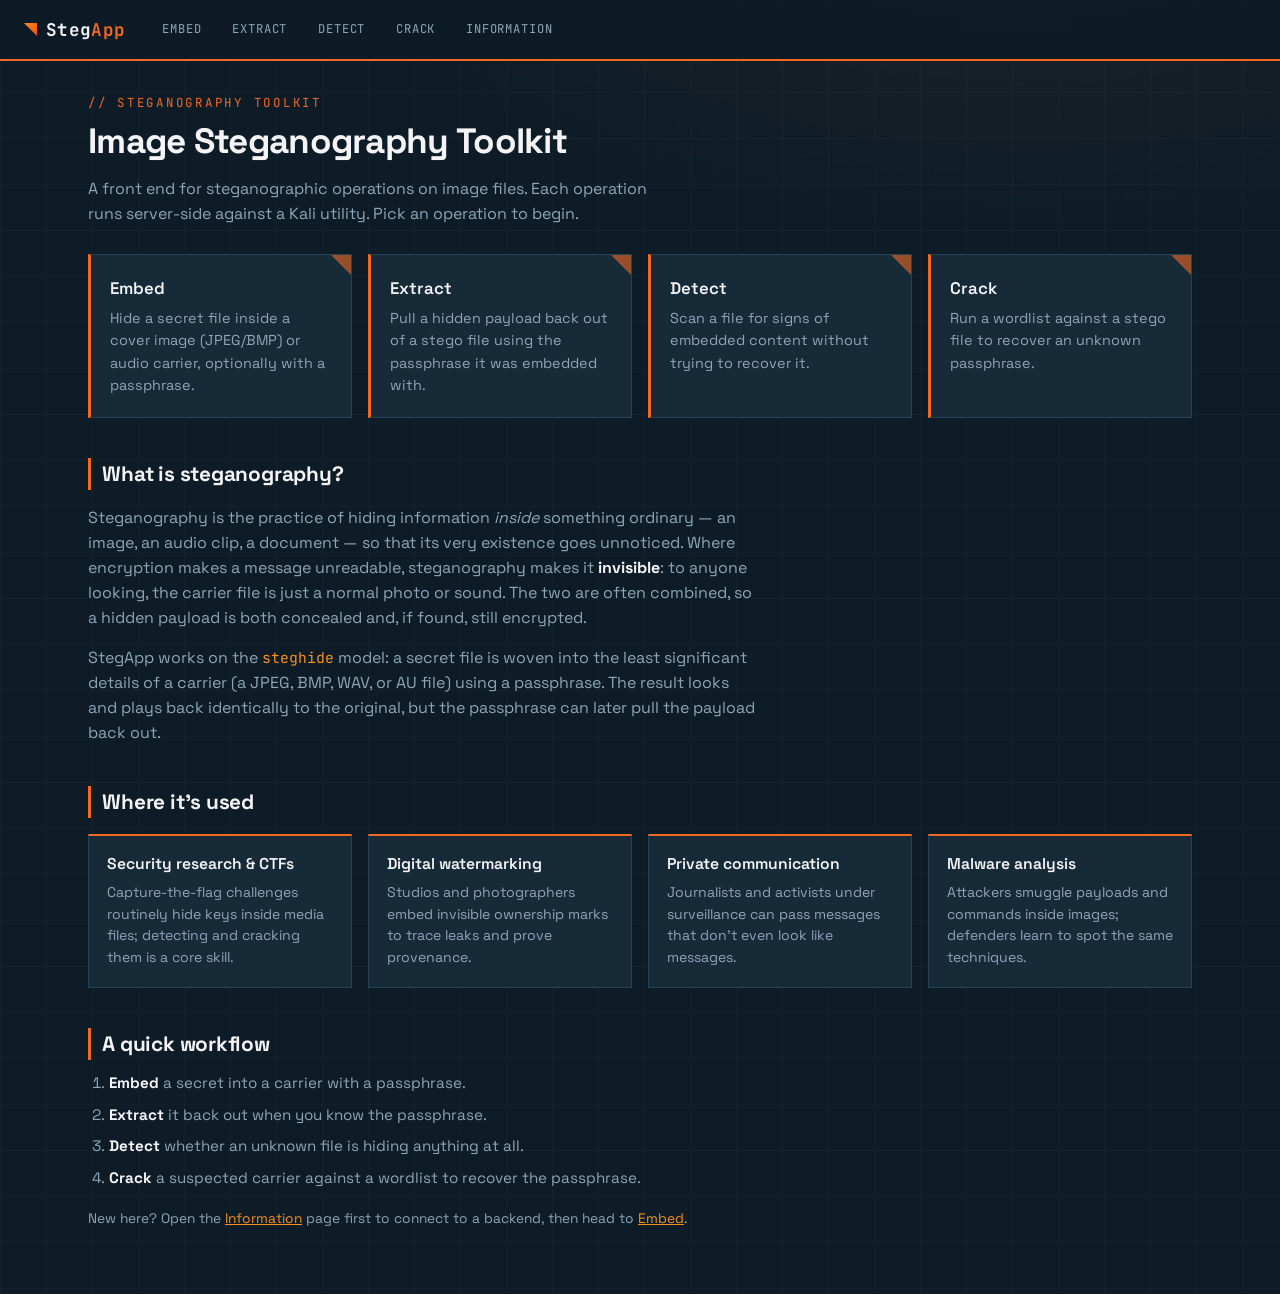
<file: index.html>
<!doctype html>
<html lang="en"><head>
<meta charset="utf-8"><meta name="viewport" content="width=device-width,initial-scale=1">
<title>StegApp — Image Steganography</title>
<link rel="stylesheet" href="style.css">
</head><body>
<header class="topbar">
  <a class="brand" href="index.html">Steg<span>App</span></a>
  <nav class="ops">
    <a href="embed.html">Embed</a>
    <a href="extract.html">Extract</a>
    <a href="detect.html">Detect</a>
    <a href="crack.html">Crack</a>
    <a href="info.html">Information</a>
  </nav>
</header>
<main>
  <section class="hero">
    <h1>Image Steganography Toolkit</h1>
    <p>A front end for steganographic operations on image files. Each operation runs
       server-side against a Kali utility. Pick an operation to begin.</p>
  </section>
  <div class="grid">
    <a class="card" href="embed.html">
      <h3>Embed</h3>
      <p>Hide a secret file inside a cover image (JPEG/BMP) or audio carrier, optionally with a passphrase.</p>
    </a>
    <a class="card" href="extract.html">
      <h3>Extract</h3>
      <p>Pull a hidden payload back out of a stego file using the passphrase it was embedded with.</p>
    </a>
    <a class="card" href="detect.html">
      <h3>Detect</h3>
      <p>Scan a file for signs of embedded content without trying to recover it.</p>
    </a>
    <a class="card" href="crack.html">
      <h3>Crack</h3>
      <p>Run a wordlist against a stego file to recover an unknown passphrase.</p>
    </a>
  </div>

  <section class="info-block">
    <h2>What is steganography?</h2>
    <p>Steganography is the practice of hiding information <em>inside</em> something
       ordinary — an image, an audio clip, a document — so that its very existence
       goes unnoticed. Where encryption makes a message unreadable, steganography
       makes it <b>invisible</b>: to anyone looking, the carrier file is just a
       normal photo or sound. The two are often combined, so a hidden payload is
       both concealed and, if found, still encrypted.</p>
    <p>StegApp works on the <span class="mono">steghide</span> model: a secret file
       is woven into the least significant details of a carrier (a JPEG, BMP, WAV,
       or AU file) using a passphrase. The result looks and plays back identically
       to the original, but the passphrase can later pull the payload back out.</p>
  </section>

  <section class="info-block">
    <h2>Where it's used</h2>
    <div class="use-grid">
      <div class="use">
        <h4>Security research &amp; CTFs</h4>
        <p>Capture-the-flag challenges routinely hide keys inside media files;
           detecting and cracking them is a core skill.</p>
      </div>
      <div class="use">
        <h4>Digital watermarking</h4>
        <p>Studios and photographers embed invisible ownership marks to trace
           leaks and prove provenance.</p>
      </div>
      <div class="use">
        <h4>Private communication</h4>
        <p>Journalists and activists under surveillance can pass messages that
           don't even look like messages.</p>
      </div>
      <div class="use">
        <h4>Malware analysis</h4>
        <p>Attackers smuggle payloads and commands inside images; defenders learn
           to spot the same techniques.</p>
      </div>
    </div>
  </section>

  <section class="info-block">
    <h2>A quick workflow</h2>
    <ol class="steps">
      <li><b>Embed</b> a secret into a carrier with a passphrase.</li>
      <li><b>Extract</b> it back out when you know the passphrase.</li>
      <li><b>Detect</b> whether an unknown file is hiding anything at all.</li>
      <li><b>Crack</b> a suspected carrier against a wordlist to recover the passphrase.</li>
    </ol>
    <p class="note">New here? Open the <a href="info.html">Information</a> page first to
       connect to a backend, then head to <a href="embed.html">Embed</a>.</p>
  </section>
</main>
<script src="common.js"></script>
</body></html>
</file>
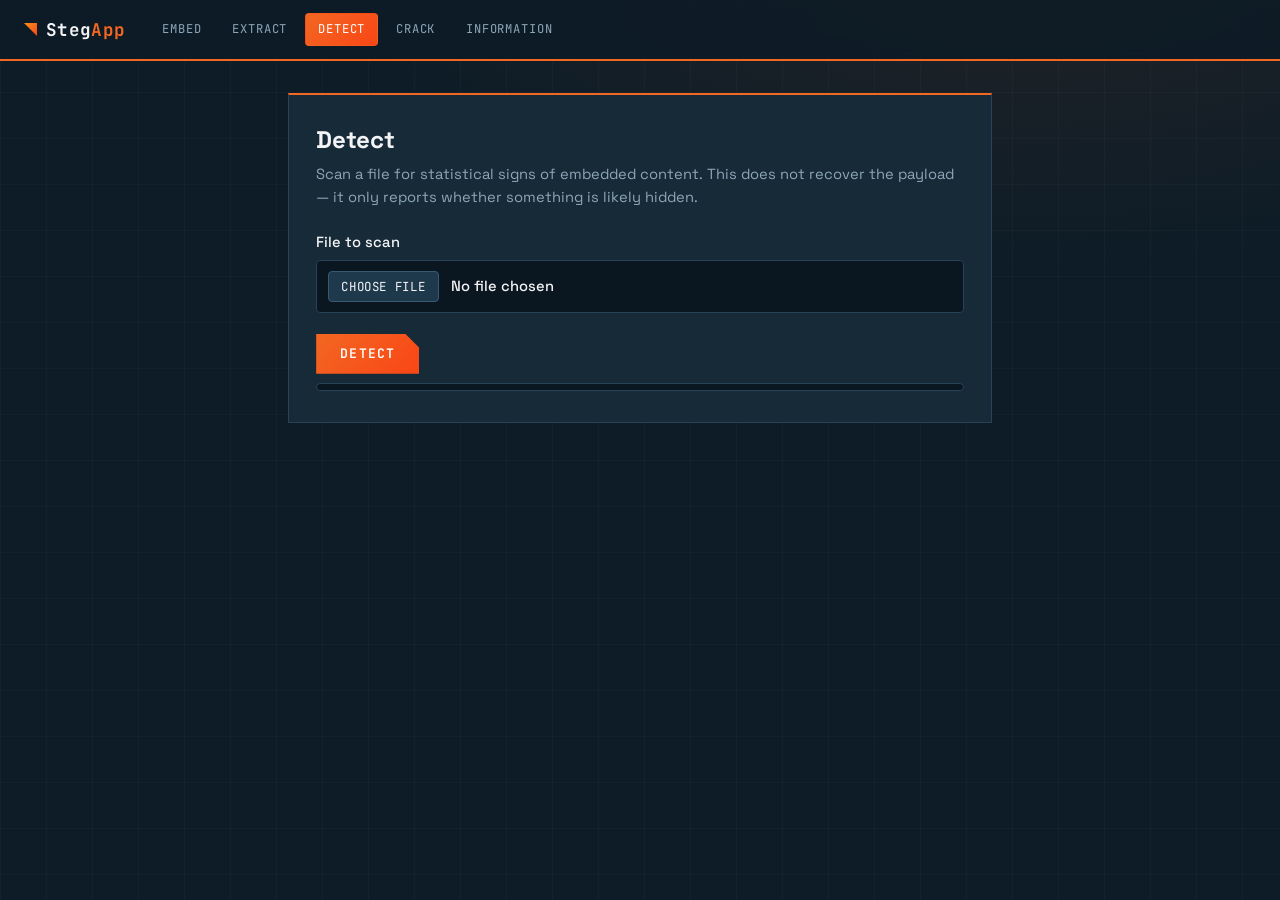
<file: detect.html>
<!doctype html>
<html lang="en"><head>
<meta charset="utf-8"><meta name="viewport" content="width=device-width,initial-scale=1">
<title>Detect — StegApp</title>
<link rel="stylesheet" href="style.css">
</head><body>
<header class="topbar">
  <a class="brand" href="index.html">Steg<span>App</span></a>
  <nav class="ops">
    <a href="embed.html">Embed</a>
    <a href="extract.html">Extract</a>
    <a href="detect.html">Detect</a>
    <a href="crack.html">Crack</a>
    <a href="info.html">Information</a>
  </nav>
</header>
<main>
<section class="panel">
  <h2>Detect</h2>
  <p class="lede">Scan a file for statistical signs of embedded content. This does not
     recover the payload — it only reports whether something is likely hidden.</p>
  <form data-endpoint="/api/detect" data-mode="job">
    <label>File to scan
      <input type="file" name="stego" required>
    </label>
    <div class="actions">
      <button class="btn">Detect</button>
      <button type="button" class="btn ghost" data-cancel hidden>Cancel</button>
    </div>
    <div class="bar"><i></i></div>
    <p class="out" role="status"></p>
  </form>
</section>
</main>
<script src="common.js"></script>
</body></html>
</file>
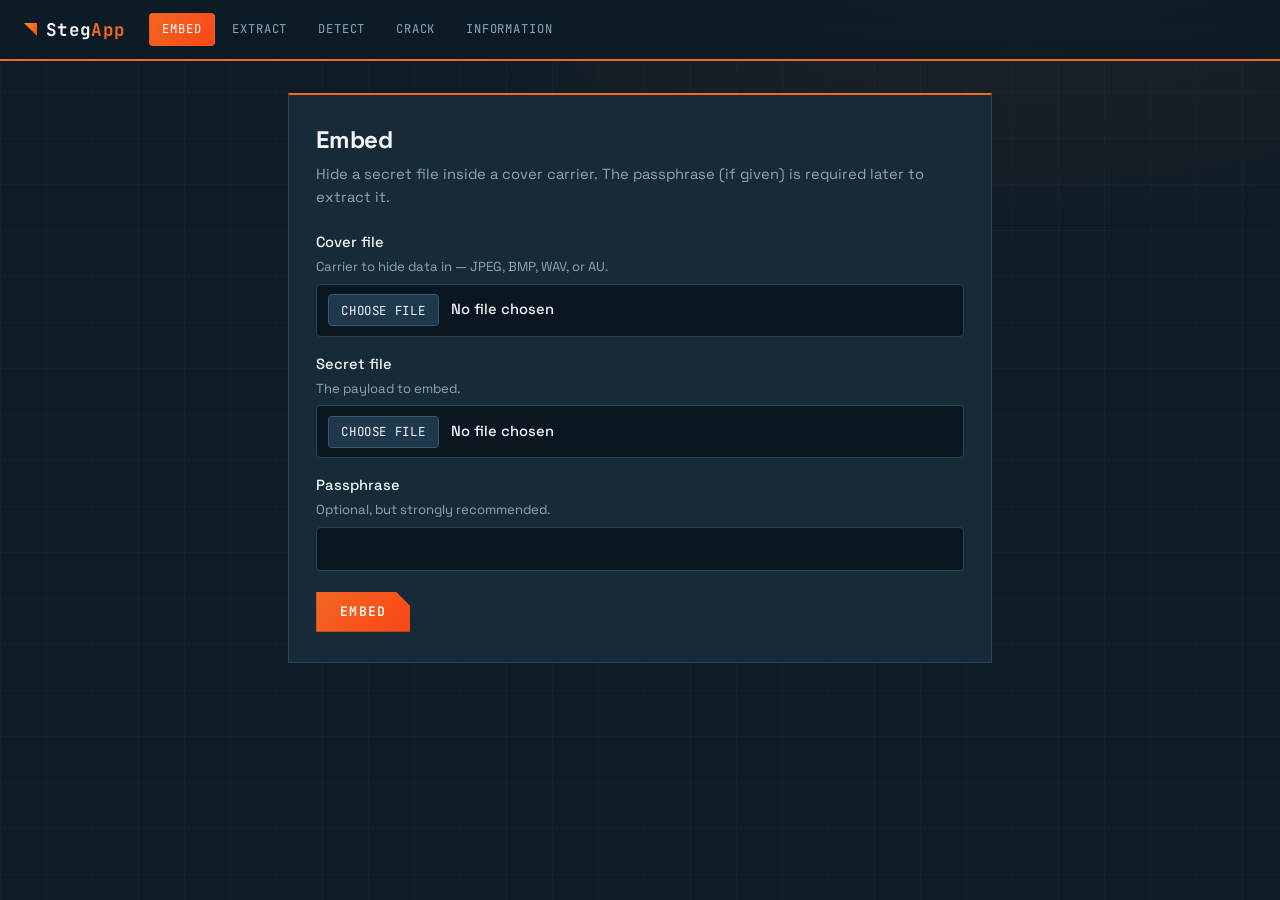
<file: embed.html>
<!doctype html>
<html lang="en"><head>
<meta charset="utf-8"><meta name="viewport" content="width=device-width,initial-scale=1">
<title>Embed — StegApp</title>
<link rel="stylesheet" href="style.css">
</head><body>
<header class="topbar">
  <a class="brand" href="index.html">Steg<span>App</span></a>
  <nav class="ops">
    <a href="embed.html">Embed</a>
    <a href="extract.html">Extract</a>
    <a href="detect.html">Detect</a>
    <a href="crack.html">Crack</a>
    <a href="info.html">Information</a>
  </nav>
</header>
<main>
<section class="panel">
  <h2>Embed</h2>
  <p class="lede">Hide a secret file inside a cover carrier. The passphrase (if given)
     is required later to extract it.</p>
  <form data-endpoint="/api/embed" data-mode="file" data-name="stego.out">
    <label>Cover file
      <span class="hint">Carrier to hide data in — JPEG, BMP, WAV, or AU.</span>
      <input type="file" name="cover" accept=".jpg,.jpeg,.bmp,.wav,.au" required>
    </label>
    <label>Secret file
      <span class="hint">The payload to embed.</span>
      <input type="file" name="secret" required>
    </label>
    <label>Passphrase
      <span class="hint">Optional, but strongly recommended.</span>
      <input type="password" name="passphrase" autocomplete="off">
    </label>
    <div class="actions"><button class="btn">Embed</button></div>
    <p class="out" role="status"></p>
  </form>
</section>
</main>
<script src="common.js"></script>
</body></html>
</file>
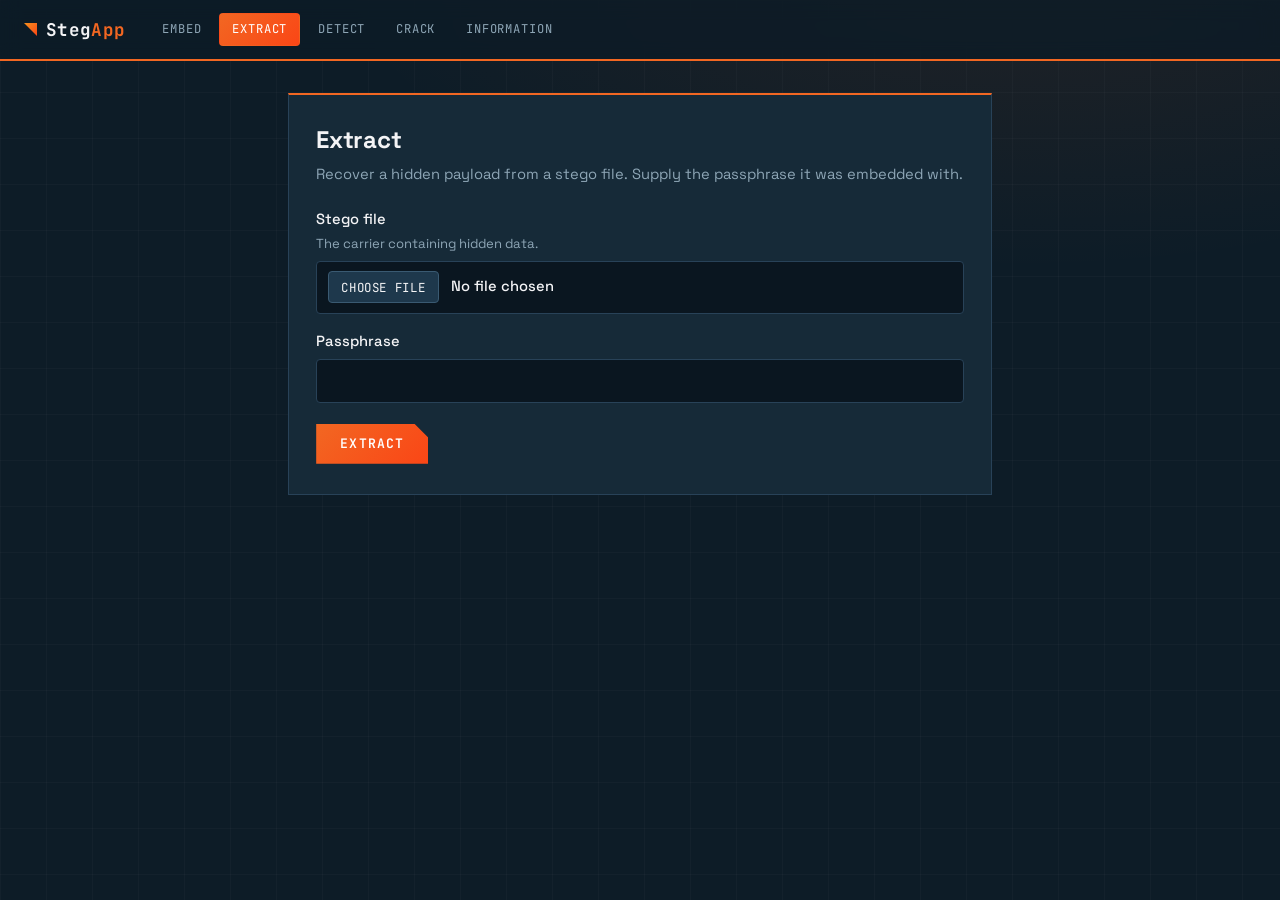
<file: extract.html>
<!doctype html>
<html lang="en"><head>
<meta charset="utf-8"><meta name="viewport" content="width=device-width,initial-scale=1">
<title>Extract — StegApp</title>
<link rel="stylesheet" href="style.css">
</head><body>
<header class="topbar">
  <a class="brand" href="index.html">Steg<span>App</span></a>
  <nav class="ops">
    <a href="embed.html">Embed</a>
    <a href="extract.html">Extract</a>
    <a href="detect.html">Detect</a>
    <a href="crack.html">Crack</a>
    <a href="info.html">Information</a>
  </nav>
</header>
<main>
<section class="panel">
  <h2>Extract</h2>
  <p class="lede">Recover a hidden payload from a stego file. Supply the passphrase it
     was embedded with.</p>
  <form data-endpoint="/api/extract" data-mode="file" data-name="extracted.bin">
    <label>Stego file
      <span class="hint">The carrier containing hidden data.</span>
      <input type="file" name="stego" required>
    </label>
    <label>Passphrase
      <input type="password" name="passphrase" autocomplete="off">
    </label>
    <div class="actions"><button class="btn">Extract</button></div>
    <p class="out" role="status"></p>
  </form>
</section>
</main>
<script src="common.js"></script>
</body></html>
</file>
<file: style.css>
/* StegApp — techy, geometric theme in Indiana Tech brand colors
   (Tech Orange #F26722 / Bold Orange #FA4616 on Indigo Gray #1E384C). */
@import url('https://fonts.googleapis.com/css2?family=Space+Grotesk:wght@400;500;600;700&family=JetBrains+Mono:wght@400;500;600&display=swap');

:root {
  color-scheme: dark;

  /* Surfaces */
  --bg: #0D1C27;          /* deep indigo-gray */
  --bg-inset: #0A1620;    /* inputs, console */
  --panel: #162A38;       /* cards / panels */
  --panel-2: #1E384C;     /* Indigo Gray — hover/elevated */

  /* Text */
  --ink: #F4F4F6;         /* Mist */
  --muted: #8EA6B6;       /* desaturated blue-gray */

  /* Lines */
  --line: #284258;
  --line-bright: #3A5A72;

  /* Brand accents */
  --accent: #F26722;        /* Tech Orange */
  --accent-bright: #FA4616; /* Bold Orange */
  --accent-soft: #F7921D;   /* Light Orange */
  --accent-ink: #0D1C27;

  /* Status */
  --ok: #35C892;
  --err: #FF5C57;

  /* Geometry */
  --radius: 4px;
  --cut: 14px;            /* angular corner cut on buttons */
  --font-sans: 'Space Grotesk', system-ui, -apple-system, 'Segoe UI', sans-serif;
  --font-mono: 'JetBrains Mono', ui-monospace, SFMono-Regular, Menlo, monospace;
}

* { box-sizing: border-box; }

body {
  font-family: var(--font-sans);
  color: var(--ink);
  margin: 0;
  line-height: 1.55;
  /* faint technical grid over the dark base */
  background:
    linear-gradient(rgba(255,255,255,.022) 1px, transparent 1px),
    linear-gradient(90deg, rgba(255,255,255,.022) 1px, transparent 1px),
    radial-gradient(1200px 600px at 80% -10%, rgba(242,103,34,.10), transparent 60%),
    var(--bg);
  background-size: 46px 46px, 46px 46px, auto, auto;
  min-height: 100vh;
}

/* ---- Top bar ---- */
.topbar {
  display: flex;
  align-items: center;
  gap: 1rem;
  flex-wrap: wrap;
  padding: .8rem 1.5rem;
  border-bottom: 2px solid var(--accent);
  background: rgba(13, 28, 39, .82);
  backdrop-filter: blur(10px);
  position: sticky;
  top: 0;
  z-index: 10;
}
.brand {
  display: inline-flex;
  align-items: center;
  font-family: var(--font-mono);
  font-weight: 700;
  font-size: 1.1rem;
  letter-spacing: .02em;
  text-decoration: none;
  color: var(--ink);
  margin-right: .5rem;
}
.brand::before {               /* geometric brand mark */
  content: "";
  width: 13px;
  height: 13px;
  margin-right: .55rem;
  background: linear-gradient(135deg, var(--accent-soft), var(--accent-bright));
  clip-path: polygon(0 0, 100% 0, 100% 100%);
}
.brand span { color: var(--accent); }

nav.ops { display: flex; gap: .3rem; flex-wrap: wrap; }
nav.ops a {
  text-decoration: none;
  color: var(--muted);
  font-family: var(--font-mono);
  text-transform: uppercase;
  letter-spacing: .07em;
  font-size: .76rem;
  padding: .4rem .75rem;
  border-radius: var(--radius);
  border: 1px solid transparent;
  transition: color .15s, background .15s, border-color .15s;
}
nav.ops a:hover { background: var(--panel-2); color: var(--ink); border-color: var(--line-bright); }
nav.ops a.active {
  background: linear-gradient(135deg, var(--accent), var(--accent-bright));
  color: #fff;
}

/* Backend URL + API key controls, grouped on the right */
.apikey, .apibase {
  display: flex;
  align-items: center;
  gap: .45rem;
  font-family: var(--font-mono);
  font-size: .72rem;
  text-transform: uppercase;
  letter-spacing: .06em;
  color: var(--muted);
}
.apikey input, .apibase input {
  padding: .4rem .55rem;
  border: 1px solid var(--line);
  border-radius: var(--radius);
  background: var(--bg-inset);
  color: var(--ink);
  font-family: var(--font-mono);
  font-size: .8rem;
}
.apikey input { width: 11rem; }
.apibase input { width: 13rem; }
.apikey input:focus, .apibase input:focus {
  outline: none;
  border-color: var(--accent);
  box-shadow: 0 0 0 3px rgba(242,103,34,.18);
}
.topbar .apibase { margin-left: auto; }
.topbar .apikey { margin-left: 0; }

/* ---- Layout ---- */
main {
  max-width: 72rem;
  margin: 0 auto;
  padding: 2rem 1.5rem 4rem;
}
/* Keep single-column forms readable even on the wide page. */
.panel { max-width: 44rem; margin-inline: auto; }

/* ---- Hero (home) ---- */
.hero::before {
  content: "// STEGANOGRAPHY TOOLKIT";
  display: block;
  font-family: var(--font-mono);
  font-size: .78rem;
  letter-spacing: .22em;
  color: var(--accent);
  margin-bottom: .6rem;
}
.hero h1 {
  font-size: 2.2rem;
  font-weight: 700;
  line-height: 1.1;
  margin: .2rem 0 .6rem;
  letter-spacing: -0.02em;
}
.hero p { color: var(--muted); max-width: 36rem; }

/* ---- Operation grid / cards ---- */
.grid {
  display: grid;
  grid-template-columns: repeat(4, 1fr);
  gap: 1rem;
  margin-top: 1.75rem;
}
.card {
  position: relative;
  display: block;
  text-decoration: none;
  color: inherit;
  background: var(--panel);
  border: 1px solid var(--line);
  border-left: 3px solid var(--accent);
  padding: 1.2rem 1.2rem 1.3rem;
  overflow: hidden;
  transition: transform .15s, background .2s, box-shadow .2s, border-color .2s;
}
.card::after {                 /* angular accent in the corner */
  content: "";
  position: absolute;
  top: -1px; right: -1px;
  border-width: 0 22px 22px 0;
  border-style: solid;
  border-color: transparent var(--accent) transparent transparent;
  opacity: .6;
  transition: opacity .2s;
}
.card:hover {
  transform: translateY(-3px);
  background: var(--panel-2);
  box-shadow: 0 12px 30px rgba(0,0,0,.4);
}
.card:hover::after { opacity: 1; }
.card h3 { margin: 0 0 .4rem; font-size: 1.05rem; font-weight: 600; }
.card h3 .ico { margin-right: .45rem; }
.card p { margin: 0; color: var(--muted); font-size: .9rem; }

/* ---- Operation panel ---- */
.panel {
  position: relative;
  background: var(--panel);
  border: 1px solid var(--line);
  border-top: 2px solid var(--accent);
  padding: 1.6rem 1.7rem 1.9rem;
}
.panel h2 {
  margin: 0 0 .3rem;
  font-size: 1.5rem;
  font-weight: 700;
  letter-spacing: -0.01em;
}
.panel .lede { color: var(--muted); margin: 0 0 1.4rem; font-size: .92rem; }

label { display: block; margin: 1rem 0; font-size: .92rem; font-weight: 500; }
label .hint {
  display: block;
  font-weight: 400;
  color: var(--muted);
  font-size: .82rem;
  margin-top: .2rem;
}

input[type=file], input[type=password], input[type=text], input[type=url], select {
  display: block;
  width: 100%;
  margin-top: .4rem;
  padding: .6rem .65rem;
  border: 1px solid var(--line);
  border-radius: var(--radius);
  background: var(--bg-inset);
  color: var(--ink);
  font: inherit;
  transition: border-color .15s, box-shadow .15s;
}
input[type=file]:focus, input[type=password]:focus, input[type=text]:focus,
input[type=url]:focus, select:focus {
  outline: none;
  border-color: var(--accent);
  box-shadow: 0 0 0 3px rgba(242,103,34,.18);
}
input[type=file]::file-selector-button {
  margin-right: .75rem;
  padding: .4rem .8rem;
  border: 1px solid var(--line-bright);
  border-radius: var(--radius);
  background: var(--panel-2);
  color: var(--ink);
  font-family: var(--font-mono);
  font-size: .78rem;
  text-transform: uppercase;
  letter-spacing: .05em;
  cursor: pointer;
  transition: background .15s, border-color .15s;
}
input[type=file]::file-selector-button:hover {
  background: var(--line-bright);
  border-color: var(--accent);
}

/* ---- Buttons: geometric, cut-corner ---- */
.btn {
  padding: .72rem 1.5rem;
  border: none;
  border-radius: 0;
  clip-path: polygon(0 0, calc(100% - var(--cut)) 0, 100% var(--cut), 100% 100%, 0 100%);
  background: linear-gradient(135deg, var(--accent) 0%, var(--accent-bright) 100%);
  color: #fff;
  font-family: var(--font-mono);
  font-weight: 600;
  font-size: .82rem;
  letter-spacing: .09em;
  text-transform: uppercase;
  cursor: pointer;
  transition: transform .12s, box-shadow .2s, filter .2s;
}
.btn:hover:not(:disabled) {
  transform: translateY(-2px);
  box-shadow: 0 8px 20px rgba(242,103,34,.38);
  filter: brightness(1.08);
}
.btn:active:not(:disabled) { transform: translateY(0); }
.btn:disabled { opacity: .5; cursor: progress; }
.btn.ghost {
  background: transparent;
  color: var(--accent-soft);
  box-shadow: inset 0 0 0 1.5px var(--line-bright);
}
.btn.ghost:hover:not(:disabled) {
  color: var(--ink);
  box-shadow: inset 0 0 0 1.5px var(--accent);
  filter: none;
}
.actions { display: flex; gap: .7rem; align-items: center; margin-top: 1.3rem; }

/* ---- Output console ---- */
.out {
  margin: 1.2rem 0 0;
  padding: .85rem 1rem;
  border: 1px solid var(--line);
  border-left: 3px solid var(--line-bright);
  border-radius: var(--radius);
  background: var(--bg-inset);
  font-family: var(--font-mono);
  font-size: .85rem;
  min-height: 1.2rem;
  word-break: break-word;
}
.out:empty { display: none; }
.out.ok   { border-left-color: var(--ok);  color: var(--ok); }
.out.err  { border-left-color: var(--err); color: var(--err); }
.out.busy { border-left-color: var(--accent); color: var(--accent-soft); }
.out a { color: var(--accent-soft); }
/* Crack download link: its own line under the passphrase. */
.out a.dl-link {
  display: inline-block;
  margin-top: .6rem;
  padding: .4rem .8rem;
  border: 1px solid var(--accent);
  border-radius: var(--radius);
  color: var(--accent-soft);
  text-decoration: none;
  font-size: .82rem;
  letter-spacing: .04em;
  transition: background .15s, color .15s;
}
.out a.dl-link:hover { background: var(--accent); color: #fff; }

/* ---- Progress bar ---- */
.bar {
  height: 8px;
  background: var(--bg-inset);
  border: 1px solid var(--line);
  border-radius: 999px;
  overflow: hidden;
  margin-top: .6rem;
}
.bar > i {
  display: block;
  height: 100%;
  width: 0;
  background: linear-gradient(90deg, var(--accent), var(--accent-soft));
  box-shadow: 0 0 12px rgba(242,103,34,.6);
  transition: width .3s ease;
}

/* ---- Connection status (Information page) ---- */
.status {
  font-family: var(--font-mono);
  font-size: .85rem;
  padding: .7rem 1rem;
  margin: 0 0 1.3rem;
  border: 1px solid var(--line);
  border-left: 3px solid var(--line-bright);
  border-radius: var(--radius);
  background: var(--bg-inset);
  color: var(--muted);
}
.status::before { content: "● "; }
.status.ok   { border-left-color: var(--ok);  color: var(--ok); }
.status.warn { border-left-color: var(--accent-soft); color: var(--accent-soft); }
.status.err  { border-left-color: var(--err); color: var(--err); }
.status.checking { border-left-color: var(--accent); color: var(--accent-soft); }

.note {
  margin: 1.2rem 0 0;
  font-size: .86rem;
  color: var(--muted);
}
.note a { color: var(--accent-soft); }

.facts { margin: .4rem 0 0; padding-left: 1.1rem; color: var(--muted); font-size: .92rem; }
.facts li { margin: .5rem 0; }
.facts b { color: var(--ink); font-family: var(--font-mono); }

/* ---- Homepage info sections ---- */
.info-block { margin-top: 2.5rem; }
.info-block > h2 {
  font-size: 1.3rem;
  font-weight: 700;
  letter-spacing: -0.01em;
  margin: 0 0 .7rem;
  padding-left: .7rem;
  border-left: 3px solid var(--accent);
}
.info-block p { color: var(--muted); max-width: 42rem; }
.info-block p b { color: var(--ink); }
.info-block .mono { font-family: var(--font-mono); color: var(--accent-soft); font-size: .92em; }

.use-grid {
  display: grid;
  grid-template-columns: repeat(4, 1fr);
  gap: 1rem;
  margin-top: 1rem;
}
.use {
  background: var(--panel);
  border: 1px solid var(--line);
  border-top: 2px solid var(--accent);
  padding: 1rem 1.1rem 1.1rem;
}
.use h4 {
  margin: 0 0 .35rem;
  font-size: .98rem;
  font-weight: 600;
}
.use p { margin: 0; color: var(--muted); font-size: .88rem; }

.steps {
  margin: .4rem 0 0;
  padding-left: 1.3rem;
  color: var(--muted);
  font-size: .95rem;
}
.steps li { margin: .5rem 0; }
.steps b { color: var(--ink); }

@media (max-width: 860px) {
  .grid, .use-grid { grid-template-columns: repeat(2, 1fr); }
}
@media (max-width: 520px) {
  .topbar { padding: .7rem 1rem; }
  main { padding: 1.5rem 1rem 3rem; }
  .hero h1 { font-size: 1.8rem; }
  .grid, .use-grid { grid-template-columns: 1fr; }
}
</file>
